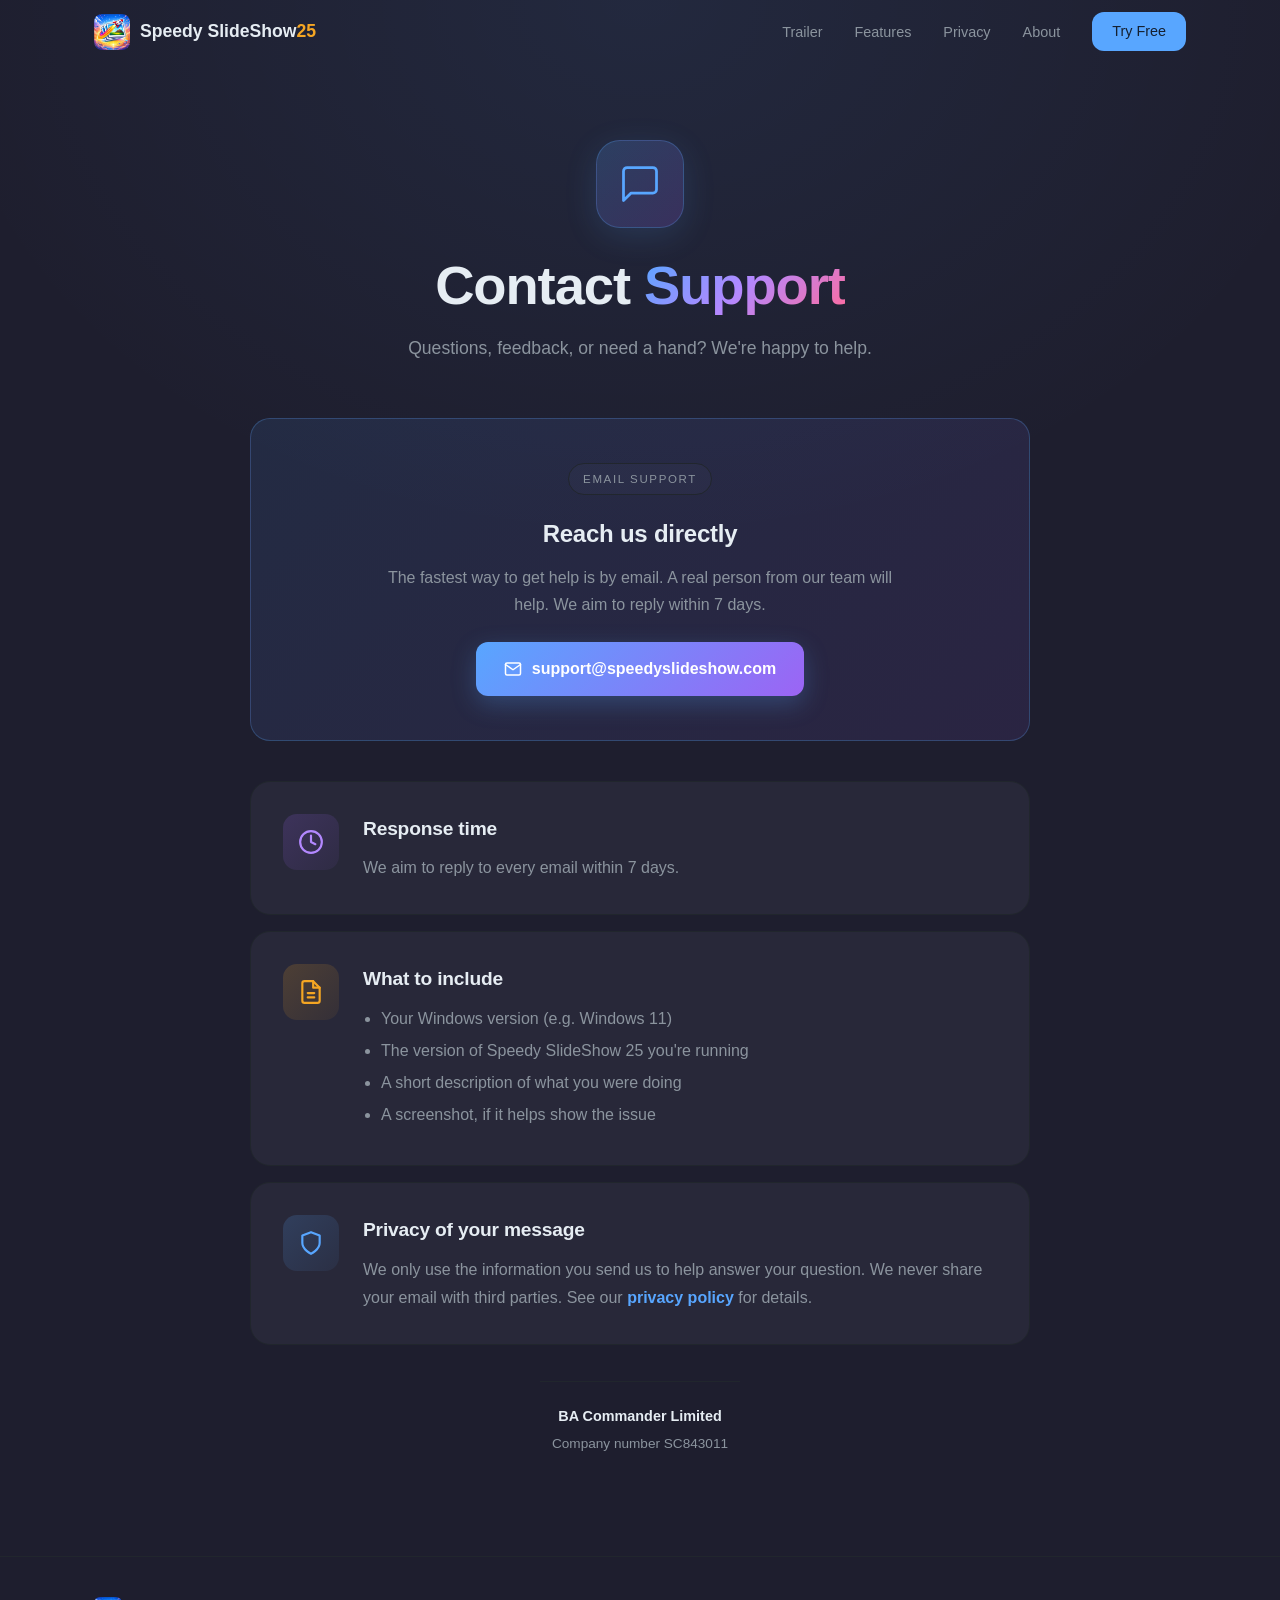
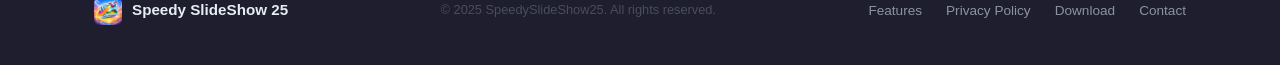
<file: contact/index.html>
<!DOCTYPE html>
<html lang="en">
<head>
  <meta charset="UTF-8">
  <meta name="viewport" content="width=device-width, initial-scale=1.0">
  <title>Contact Support - Speedy SlideShow 25</title>
  <meta name="description" content="Get in touch with the Speedy SlideShow 25 support team. We're here to help with any questions or issues.">
  <link rel="canonical" href="https://speedyslideshow.com/contact">
  <link rel="stylesheet" href="../css/style.css">
  <link rel="icon" type="image/png" href="../images/speedyslideshow-icon-small.png">
  <style>
    /* --- Contact Page (scoped, inlined to avoid CSS cache issues) --- */
    .cp {
      padding: 140px 0 100px;
      background:
        radial-gradient(ellipse 80% 50% at 50% 0%, rgba(88, 166, 255, 0.08) 0%, transparent 70%);
      min-height: calc(100vh - 200px);
    }

    .cp-hero {
      text-align: center;
      max-width: 720px;
      margin: 0 auto 56px;
    }

    .cp-badge {
      width: 88px;
      height: 88px;
      border-radius: 24px;
      background: linear-gradient(135deg, rgba(88, 166, 255, 0.2), rgba(156, 100, 244, 0.2));
      border: 1px solid rgba(88, 166, 255, 0.25);
      display: flex;
      align-items: center;
      justify-content: center;
      margin: 0 auto 28px;
      color: #58a6ff;
      box-shadow: 0 8px 32px rgba(88, 166, 255, 0.15);
    }

    .cp-hero h1 {
      font-size: clamp(2.4rem, 5vw, 3.4rem);
      font-weight: 800;
      letter-spacing: -0.02em;
      line-height: 1.1;
      margin-bottom: 18px;
    }

    .cp-tagline {
      font-size: 1.1rem;
      color: var(--text-muted);
      line-height: 1.6;
      margin: 0;
    }

    .cp-primary {
      max-width: 780px;
      margin: 0 auto 40px;
      padding: 44px 32px;
      background:
        linear-gradient(135deg, rgba(88, 166, 255, 0.1), rgba(156, 100, 244, 0.1));
      border: 1px solid rgba(88, 166, 255, 0.25);
      border-radius: var(--radius-lg);
      text-align: center;
    }

    .cp-primary-label {
      display: inline-block;
      font-size: 0.72rem;
      color: var(--text-muted);
      text-transform: uppercase;
      letter-spacing: 0.14em;
      padding: 6px 14px;
      border: 1px solid var(--border);
      border-radius: 999px;
      background: rgba(255, 255, 255, 0.02);
      margin-bottom: 20px;
    }

    .cp-primary h2 {
      font-size: 1.5rem;
      font-weight: 700;
      letter-spacing: -0.01em;
      margin-bottom: 10px;
    }

    .cp-primary p {
      color: var(--text-muted);
      font-size: 1rem;
      line-height: 1.7;
      margin-bottom: 24px;
      max-width: 520px;
      margin-left: auto;
      margin-right: auto;
    }

    .cp-email-btn {
      display: inline-flex;
      align-items: center;
      gap: 10px;
      padding: 14px 28px;
      border-radius: 12px;
      background: linear-gradient(135deg, #58a6ff, #9c64f4);
      color: #ffffff;
      font-weight: 600;
      font-size: 1rem;
      text-decoration: none;
      box-shadow: 0 8px 24px rgba(88, 166, 255, 0.25);
      transition: transform 0.2s ease, box-shadow 0.2s ease;
    }

    .cp-email-btn:hover {
      transform: translateY(-2px);
      box-shadow: 0 12px 32px rgba(88, 166, 255, 0.35);
      color: #ffffff;
    }

    .cp-grid {
      max-width: 780px;
      margin: 0 auto;
      display: grid;
      gap: 16px;
    }

    .cp-section {
      background: var(--bg-card);
      border: 1px solid var(--border);
      border-radius: var(--radius-lg);
      padding: 32px;
      display: grid;
      grid-template-columns: 56px 1fr;
      gap: 24px;
      align-items: start;
      transition: border-color 0.3s ease, transform 0.3s ease;
    }

    .cp-section:hover {
      border-color: rgba(88, 166, 255, 0.3);
      transform: translateY(-2px);
    }

    .cp-section-icon {
      width: 56px;
      height: 56px;
      border-radius: 14px;
      display: flex;
      align-items: center;
      justify-content: center;
      flex-shrink: 0;
    }

    .cp-section-icon.icon-blue {
      background: linear-gradient(135deg, rgba(88, 166, 255, 0.18), rgba(88, 166, 255, 0.06));
      color: #58a6ff;
    }

    .cp-section-icon.icon-purple {
      background: linear-gradient(135deg, rgba(156, 100, 244, 0.18), rgba(156, 100, 244, 0.06));
      color: #b388ff;
    }

    .cp-section-icon.icon-orange {
      background: linear-gradient(135deg, rgba(245, 166, 35, 0.18), rgba(245, 166, 35, 0.06));
      color: #f5a623;
    }

    .cp-section-icon.icon-pink {
      background: linear-gradient(135deg, rgba(255, 107, 157, 0.18), rgba(255, 107, 157, 0.06));
      color: #ff6b9d;
    }

    .cp-section-body h3 {
      font-size: 1.2rem;
      font-weight: 700;
      color: var(--text);
      margin-bottom: 10px;
      letter-spacing: -0.01em;
    }

    .cp-section-body p {
      color: var(--text-muted);
      font-size: 1rem;
      line-height: 1.75;
      margin: 0;
    }

    .cp-section-body ul {
      color: var(--text-muted);
      font-size: 1rem;
      line-height: 1.75;
      margin: 0;
      padding-left: 18px;
    }

    .cp-section-body ul li {
      margin-bottom: 4px;
    }

    .cp-footer-note {
      max-width: 780px;
      margin: 36px auto 0;
      text-align: center;
    }

    .cp-divider {
      border: none;
      border-top: 1px solid var(--border);
      margin: 0 auto 22px;
      max-width: 200px;
    }

    .cp-company {
      color: var(--text-muted);
      font-size: 0.85rem;
      line-height: 1.7;
      margin: 0;
      font-style: normal;
    }

    .cp-company strong {
      color: var(--text);
      display: block;
      margin-bottom: 4px;
      font-size: 0.9rem;
    }

    @media (max-width: 720px) {
      .cp {
        padding: 110px 0 60px;
      }

      .cp-hero {
        margin-bottom: 36px;
      }

      .cp-primary {
        padding: 32px 24px;
      }

      .cp-primary h2 {
        font-size: 1.3rem;
      }

      .cp-email-btn {
        padding: 13px 22px;
        font-size: 0.95rem;
      }

      .cp-section {
        padding: 24px;
        grid-template-columns: 1fr;
        gap: 16px;
      }

      .cp-section-icon {
        width: 48px;
        height: 48px;
      }
    }
  </style>
</head>
<body>

  <!-- Navigation -->
  <nav class="navbar" id="navbar">
    <div class="container nav-container">
      <a href="../" class="nav-logo">
        <img src="../images/speedyslideshow-icon-small.png" alt="Speedy SlideShow" class="nav-logo-img">
        <span>Speedy SlideShow<span class="version">25</span></span>
      </a>
      <button class="nav-toggle" id="navToggle" aria-label="Toggle menu">
        <span></span><span></span><span></span>
      </button>
      <ul class="nav-links" id="navLinks">
        <li><a href="../#demo">Trailer</a></li>
        <li><a href="../#features">Features</a></li>
        <li><a href="../#privacy">Privacy</a></li>
        <li><a href="../#about">About</a></li>
        <li><a href="https://apps.microsoft.com/detail/9PJCQGGC8QCP?cid=website-contact-nav" target="_blank" rel="noopener" class="btn btn-nav">Try Free</a></li>
      </ul>
    </div>
  </nav>

  <!-- Contact Page -->
  <section class="cp">
    <div class="container">

      <header class="cp-hero">
        <div class="cp-badge">
          <svg width="44" height="44" viewBox="0 0 24 24" fill="none" stroke="currentColor" stroke-width="1.5" stroke-linecap="round" stroke-linejoin="round"><path d="M21 15a2 2 0 01-2 2H7l-4 4V5a2 2 0 012-2h14a2 2 0 012 2z"/></svg>
        </div>
        <h1>Contact <span class="gradient-text">Support</span></h1>
        <p class="cp-tagline">Questions, feedback, or need a hand? We're happy to help.</p>
      </header>

      <div class="cp-primary">
        <span class="cp-primary-label">Email support</span>
        <h2>Reach us directly</h2>
        <p>The fastest way to get help is by email. A real person from our team will help. We aim to reply within 7 days.</p>
        <a href="mailto:support@speedyslideshow.com" class="cp-email-btn">
          <svg width="18" height="18" viewBox="0 0 24 24" fill="none" stroke="currentColor" stroke-width="2" stroke-linecap="round" stroke-linejoin="round"><path d="M4 4h16c1.1 0 2 .9 2 2v12c0 1.1-.9 2-2 2H4c-1.1 0-2-.9-2-2V6c0-1.1.9-2 2-2z"/><polyline points="22,6 12,13 2,6"/></svg>
          support@speedyslideshow.com
        </a>
      </div>

      <div class="cp-grid">

        <article class="cp-section">
          <div class="cp-section-icon icon-purple">
            <svg width="26" height="26" viewBox="0 0 24 24" fill="none" stroke="currentColor" stroke-width="2" stroke-linecap="round" stroke-linejoin="round"><circle cx="12" cy="12" r="10"/><polyline points="12 6 12 12 16 14"/></svg>
          </div>
          <div class="cp-section-body">
            <h3>Response time</h3>
            <p>We aim to reply to every email within 7 days.</p>
          </div>
        </article>

        <article class="cp-section">
          <div class="cp-section-icon icon-orange">
            <svg width="26" height="26" viewBox="0 0 24 24" fill="none" stroke="currentColor" stroke-width="2" stroke-linecap="round" stroke-linejoin="round"><path d="M14 2H6a2 2 0 00-2 2v16a2 2 0 002 2h12a2 2 0 002-2V8z"/><polyline points="14 2 14 8 20 8"/><line x1="9" y1="13" x2="15" y2="13"/><line x1="9" y1="17" x2="15" y2="17"/></svg>
          </div>
          <div class="cp-section-body">
            <h3>What to include</h3>
            <ul>
              <li>Your Windows version (e.g. Windows 11)</li>
              <li>The version of Speedy SlideShow 25 you're running</li>
              <li>A short description of what you were doing</li>
              <li>A screenshot, if it helps show the issue</li>
            </ul>
          </div>
        </article>

        <article class="cp-section">
          <div class="cp-section-icon icon-blue">
            <svg width="26" height="26" viewBox="0 0 24 24" fill="none" stroke="currentColor" stroke-width="2" stroke-linecap="round" stroke-linejoin="round"><path d="M12 22s8-4 8-10V5l-8-3-8 3v7c0 6 8 10 8 10z"/></svg>
          </div>
          <div class="cp-section-body">
            <h3>Privacy of your message</h3>
            <p>We only use the information you send us to help answer your question. We never share your email with third parties. See our <a href="../privacy" style="color:#58a6ff;font-weight:600;">privacy policy</a> for details.</p>
          </div>
        </article>

      </div>

      <div class="cp-footer-note">
        <hr class="cp-divider">
        <address class="cp-company">
          <strong>BA Commander Limited</strong>
          Company number SC843011
        </address>
      </div>

    </div>
  </section>

  <!-- Footer -->
  <footer class="footer">
    <div class="container footer-content">
      <div class="footer-logo">
        <img src="../images/speedyslideshow-icon-small.png" alt="Speedy SlideShow" class="footer-logo-img">
        <span>Speedy SlideShow 25</span>
      </div>
      <p class="footer-copy">&copy; 2025 SpeedySlideShow25. All rights reserved.</p>
      <div class="footer-links">
        <a href="../#features">Features</a>
        <a href="../privacy">Privacy Policy</a>
        <a href="../#download">Download</a>
        <a href="../contact">Contact</a>
      </div>
    </div>
  </footer>

  <script src="../js/main.js"></script>
</body>
</html>
</file>
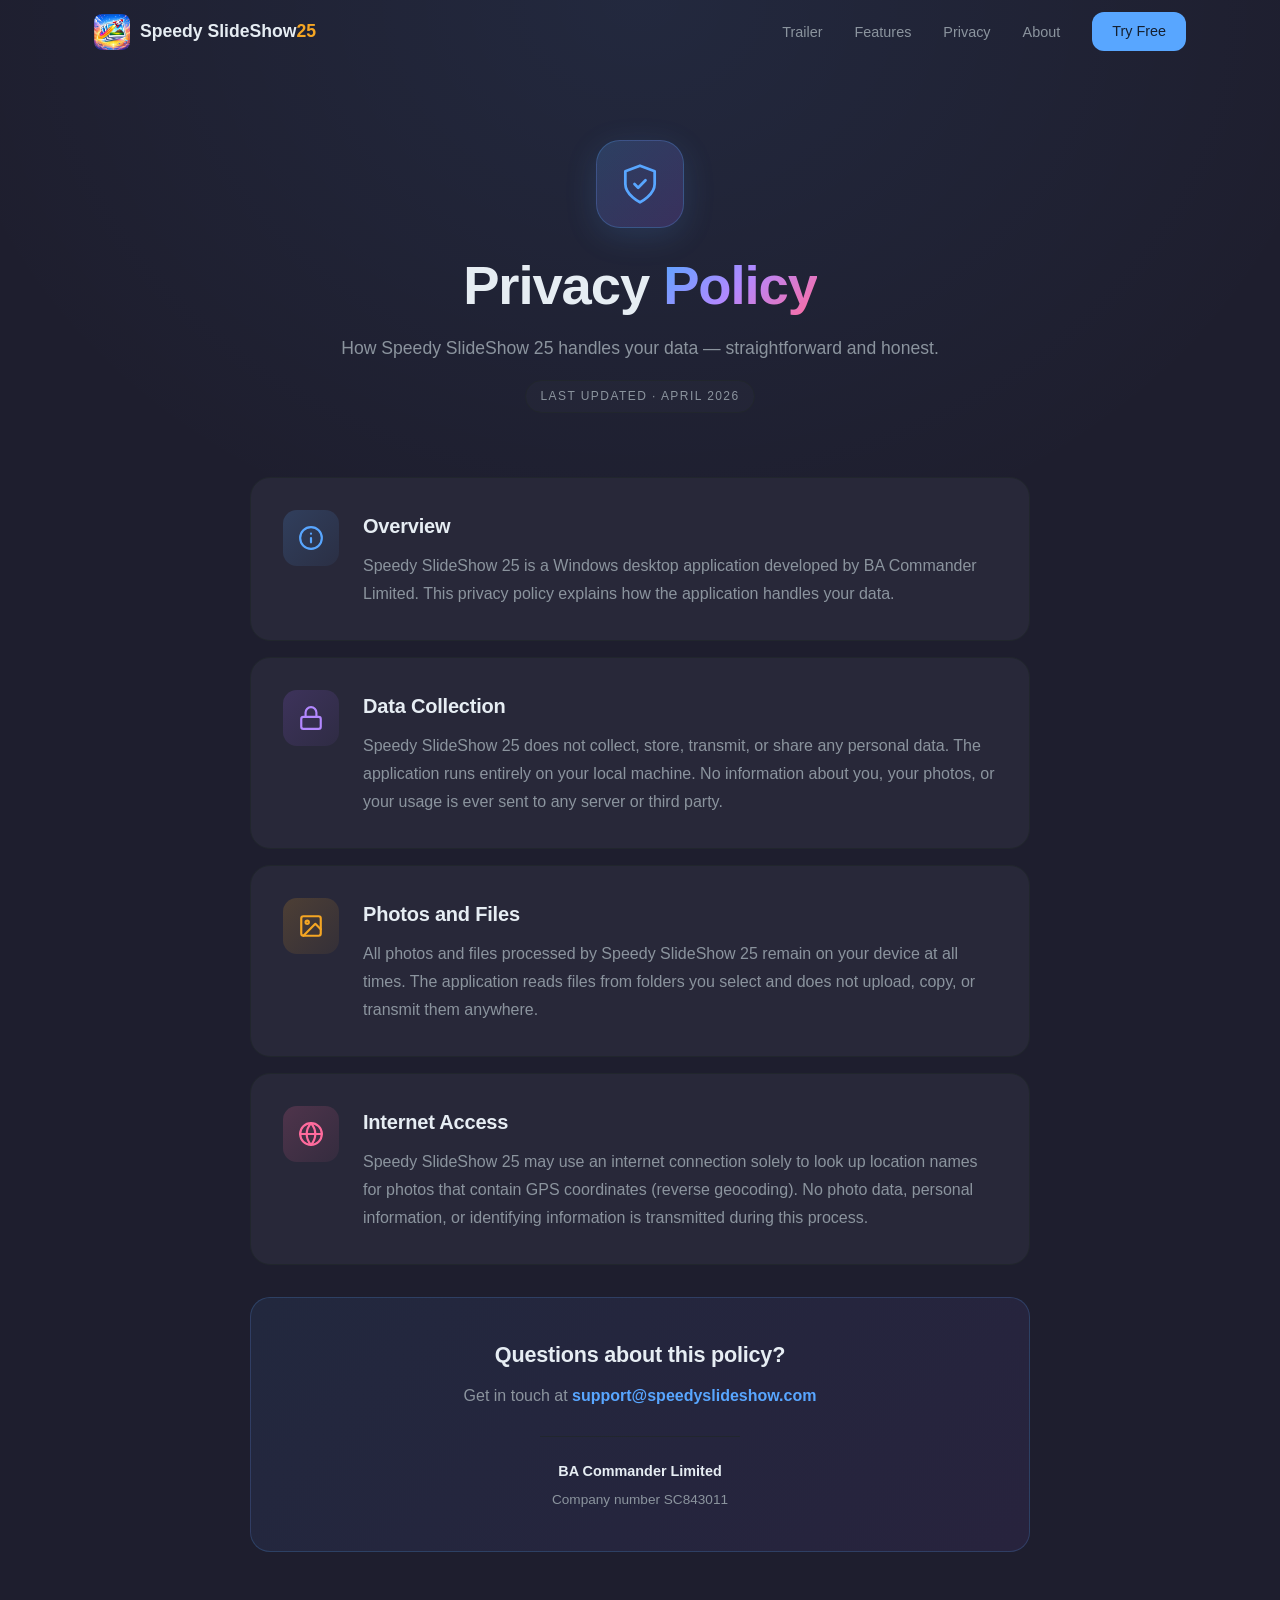
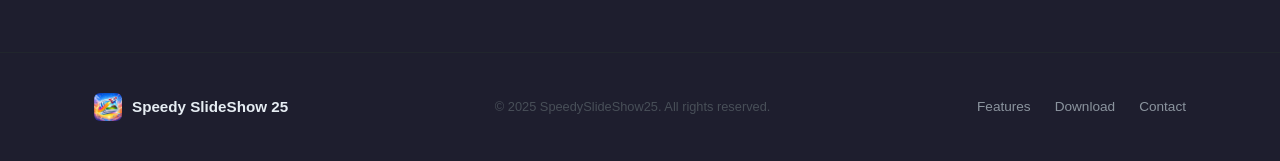
<file: privacy/index.html>
<!DOCTYPE html>
<html lang="en">
<head>
  <meta charset="UTF-8">
  <meta name="viewport" content="width=device-width, initial-scale=1.0">
  <title>Privacy Policy - Speedy SlideShow 25</title>
  <meta name="description" content="Privacy Policy for Speedy SlideShow 25 - Your photos and personal data never leave your computer.">
  <link rel="canonical" href="https://speedyslideshow.com/privacy">
  <link rel="stylesheet" href="../css/style.css">
  <link rel="icon" type="image/png" href="../images/speedyslideshow-icon-small.png">
  <style>
    /* --- Privacy Policy Page (scoped, inlined to avoid CSS cache issues) --- */
    .pp {
      padding: 140px 0 100px;
      background:
        radial-gradient(ellipse 80% 50% at 50% 0%, rgba(88, 166, 255, 0.08) 0%, transparent 70%);
      min-height: calc(100vh - 200px);
    }

    .pp-hero {
      text-align: center;
      max-width: 720px;
      margin: 0 auto 64px;
    }

    .pp-shield {
      width: 88px;
      height: 88px;
      border-radius: 24px;
      background: linear-gradient(135deg, rgba(88, 166, 255, 0.2), rgba(156, 100, 244, 0.2));
      border: 1px solid rgba(88, 166, 255, 0.25);
      display: flex;
      align-items: center;
      justify-content: center;
      margin: 0 auto 28px;
      color: #58a6ff;
      box-shadow: 0 8px 32px rgba(88, 166, 255, 0.15);
    }

    .pp-hero h1 {
      font-size: clamp(2.4rem, 5vw, 3.4rem);
      font-weight: 800;
      letter-spacing: -0.02em;
      line-height: 1.1;
      margin-bottom: 18px;
    }

    .pp-tagline {
      font-size: 1.1rem;
      color: var(--text-muted);
      line-height: 1.6;
      margin-bottom: 18px;
    }

    .pp-meta {
      display: inline-block;
      font-size: 0.75rem;
      color: var(--text-muted);
      text-transform: uppercase;
      letter-spacing: 0.12em;
      padding: 6px 14px;
      border: 1px solid var(--border);
      border-radius: 999px;
      background: rgba(255, 255, 255, 0.02);
    }

    .pp-grid {
      max-width: 780px;
      margin: 0 auto;
      display: grid;
      gap: 16px;
    }

    .pp-section {
      background: var(--bg-card);
      border: 1px solid var(--border);
      border-radius: var(--radius-lg);
      padding: 32px;
      display: grid;
      grid-template-columns: 56px 1fr;
      gap: 24px;
      align-items: start;
      transition: border-color 0.3s ease, transform 0.3s ease;
    }

    .pp-section:hover {
      border-color: rgba(88, 166, 255, 0.3);
      transform: translateY(-2px);
    }

    .pp-section-icon {
      width: 56px;
      height: 56px;
      border-radius: 14px;
      display: flex;
      align-items: center;
      justify-content: center;
      flex-shrink: 0;
    }

    .pp-section-icon.icon-blue {
      background: linear-gradient(135deg, rgba(88, 166, 255, 0.18), rgba(88, 166, 255, 0.06));
      color: #58a6ff;
    }

    .pp-section-icon.icon-purple {
      background: linear-gradient(135deg, rgba(156, 100, 244, 0.18), rgba(156, 100, 244, 0.06));
      color: #b388ff;
    }

    .pp-section-icon.icon-orange {
      background: linear-gradient(135deg, rgba(245, 166, 35, 0.18), rgba(245, 166, 35, 0.06));
      color: #f5a623;
    }

    .pp-section-icon.icon-pink {
      background: linear-gradient(135deg, rgba(255, 107, 157, 0.18), rgba(255, 107, 157, 0.06));
      color: #ff6b9d;
    }

    .pp-section-body h2 {
      font-size: 1.25rem;
      font-weight: 700;
      color: var(--text);
      margin-bottom: 10px;
      letter-spacing: -0.01em;
    }

    .pp-section-body p {
      color: var(--text-muted);
      font-size: 1rem;
      line-height: 1.75;
      margin: 0;
    }

    .pp-contact {
      max-width: 780px;
      margin: 32px auto 0;
      padding: 40px 32px;
      background:
        linear-gradient(135deg, rgba(88, 166, 255, 0.08), rgba(156, 100, 244, 0.08));
      border: 1px solid rgba(88, 166, 255, 0.2);
      border-radius: var(--radius-lg);
      text-align: center;
    }

    .pp-contact h3 {
      font-size: 1.35rem;
      font-weight: 700;
      margin-bottom: 10px;
      letter-spacing: -0.01em;
    }

    .pp-contact > p {
      color: var(--text-muted);
      font-size: 1rem;
      margin-bottom: 0;
    }

    .pp-contact a {
      color: #58a6ff;
      font-weight: 600;
    }

    .pp-contact a:hover {
      color: #79b8ff;
    }

    .pp-divider {
      border: none;
      border-top: 1px solid var(--border);
      margin: 28px auto 22px;
      max-width: 200px;
    }

    .pp-company {
      color: var(--text-muted);
      font-size: 0.85rem;
      line-height: 1.7;
      margin: 0;
      font-style: normal;
    }

    .pp-company strong {
      color: var(--text);
      display: block;
      margin-bottom: 4px;
      font-size: 0.9rem;
    }

    @media (max-width: 720px) {
      .pp {
        padding: 110px 0 60px;
      }

      .pp-hero {
        margin-bottom: 40px;
      }

      .pp-section {
        padding: 24px;
        grid-template-columns: 1fr;
        gap: 16px;
      }

      .pp-section-icon {
        width: 48px;
        height: 48px;
      }

      .pp-contact {
        padding: 32px 24px;
      }
    }
  </style>
</head>
<body>

  <!-- Navigation -->
  <nav class="navbar" id="navbar">
    <div class="container nav-container">
      <a href="../" class="nav-logo">
        <img src="../images/speedyslideshow-icon-small.png" alt="Speedy SlideShow" class="nav-logo-img">
        <span>Speedy SlideShow<span class="version">25</span></span>
      </a>
      <button class="nav-toggle" id="navToggle" aria-label="Toggle menu">
        <span></span><span></span><span></span>
      </button>
      <ul class="nav-links" id="navLinks">
        <li><a href="../#demo">Trailer</a></li>
        <li><a href="../#features">Features</a></li>
        <li><a href="../#privacy">Privacy</a></li>
        <li><a href="../#about">About</a></li>
        <li><a href="https://apps.microsoft.com/detail/9PJCQGGC8QCP?cid=website-privacy-nav" target="_blank" rel="noopener" class="btn btn-nav">Try Free</a></li>
      </ul>
    </div>
  </nav>

  <!-- Privacy Policy -->
  <section class="pp">
    <div class="container">

      <header class="pp-hero">
        <div class="pp-shield">
          <svg width="44" height="44" viewBox="0 0 24 24" fill="none" stroke="currentColor" stroke-width="1.5" stroke-linecap="round" stroke-linejoin="round"><path d="M12 22s8-4 8-10V5l-8-3-8 3v7c0 6 8 10 8 10z"/><path d="M9 12l2 2 4-4"/></svg>
        </div>
        <h1>Privacy <span class="gradient-text">Policy</span></h1>
        <p class="pp-tagline">How Speedy SlideShow 25 handles your data &mdash; straightforward and honest.</p>
        <span class="pp-meta">Last updated &middot; April 2026</span>
      </header>

      <div class="pp-grid">

        <article class="pp-section">
          <div class="pp-section-icon icon-blue">
            <svg width="26" height="26" viewBox="0 0 24 24" fill="none" stroke="currentColor" stroke-width="2" stroke-linecap="round" stroke-linejoin="round"><circle cx="12" cy="12" r="10"/><line x1="12" y1="16" x2="12" y2="12"/><line x1="12" y1="8" x2="12.01" y2="8"/></svg>
          </div>
          <div class="pp-section-body">
            <h2>Overview</h2>
            <p>Speedy SlideShow 25 is a Windows desktop application developed by BA Commander Limited. This privacy policy explains how the application handles your data.</p>
          </div>
        </article>

        <article class="pp-section">
          <div class="pp-section-icon icon-purple">
            <svg width="26" height="26" viewBox="0 0 24 24" fill="none" stroke="currentColor" stroke-width="2" stroke-linecap="round" stroke-linejoin="round"><rect x="3" y="11" width="18" height="11" rx="2" ry="2"/><path d="M7 11V7a5 5 0 0110 0v4"/></svg>
          </div>
          <div class="pp-section-body">
            <h2>Data Collection</h2>
            <p>Speedy SlideShow 25 does not collect, store, transmit, or share any personal data. The application runs entirely on your local machine. No information about you, your photos, or your usage is ever sent to any server or third party.</p>
          </div>
        </article>

        <article class="pp-section">
          <div class="pp-section-icon icon-orange">
            <svg width="26" height="26" viewBox="0 0 24 24" fill="none" stroke="currentColor" stroke-width="2" stroke-linecap="round" stroke-linejoin="round"><rect x="3" y="3" width="18" height="18" rx="2" ry="2"/><circle cx="8.5" cy="8.5" r="1.5"/><polyline points="21 15 16 10 5 21"/></svg>
          </div>
          <div class="pp-section-body">
            <h2>Photos and Files</h2>
            <p>All photos and files processed by Speedy SlideShow 25 remain on your device at all times. The application reads files from folders you select and does not upload, copy, or transmit them anywhere.</p>
          </div>
        </article>

        <article class="pp-section">
          <div class="pp-section-icon icon-pink">
            <svg width="26" height="26" viewBox="0 0 24 24" fill="none" stroke="currentColor" stroke-width="2" stroke-linecap="round" stroke-linejoin="round"><circle cx="12" cy="12" r="10"/><line x1="2" y1="12" x2="22" y2="12"/><path d="M12 2a15.3 15.3 0 014 10 15.3 15.3 0 01-4 10 15.3 15.3 0 01-4-10 15.3 15.3 0 014-10z"/></svg>
          </div>
          <div class="pp-section-body">
            <h2>Internet Access</h2>
            <p>Speedy SlideShow 25 may use an internet connection solely to look up location names for photos that contain GPS coordinates (reverse geocoding). No photo data, personal information, or identifying information is transmitted during this process.</p>
          </div>
        </article>

      </div>

      <div class="pp-contact">
        <h3>Questions about this policy?</h3>
        <p>Get in touch at <a href="mailto:support@speedyslideshow.com">support@speedyslideshow.com</a></p>
        <hr class="pp-divider">
        <address class="pp-company">
          <strong>BA Commander Limited</strong>
          Company number SC843011
        </address>
      </div>

    </div>
  </section>

  <!-- Footer -->
  <footer class="footer">
    <div class="container footer-content">
      <div class="footer-logo">
        <img src="../images/speedyslideshow-icon-small.png" alt="Speedy SlideShow" class="footer-logo-img">
        <span>Speedy SlideShow 25</span>
      </div>
      <p class="footer-copy">&copy; 2025 SpeedySlideShow25. All rights reserved.</p>
      <div class="footer-links">
        <a href="../#features">Features</a>
        <a href="../#download">Download</a>
        <a href="../contact">Contact</a>
      </div>
    </div>
  </footer>

  <script src="../js/main.js"></script>
</body>
</html>
</file>
<file: css/style.css>
/* ============================================
   Speedy SlideShow 25 - Website Styles
   ============================================ */

/* --- Reset & Base --- */
*, *::before, *::after {
  margin: 0;
  padding: 0;
  box-sizing: border-box;
}

:root {
  --bg-deep: #1e1e2e;
  --bg-card: #282839;
  --bg-card-hover: #313145;
  --blue: #58a6ff;
  --blue-light: #79b8ff;
  --orange: #f5a623;
  --orange-dark: #ff8c00;
  --purple: #b388ff;
  --purple-dark: #9c64f4;
  --pink: #ff6b9d;
  --pink-dark: #e91e8a;
  --text: #e6edf3;
  --text-muted: #8b949e;
  --text-dim: #484f58;
  --border: #21262d;
  --radius: 12px;
  --radius-lg: 20px;
  --shadow: 0 8px 32px rgba(0, 0, 0, 0.3);
  --transition: 0.3s cubic-bezier(0.4, 0, 0.2, 1);
}

html {
  scroll-behavior: smooth;
  scroll-padding-top: 80px;
}

body {
  font-family: -apple-system, BlinkMacSystemFont, 'Segoe UI', Roboto, Oxygen, Ubuntu, Cantarell, sans-serif;
  background: var(--bg-deep);
  color: var(--text);
  line-height: 1.6;
  overflow-x: hidden;
  -webkit-font-smoothing: antialiased;
}

.container {
  max-width: 1140px;
  margin: 0 auto;
  padding: 0 24px;
}

img {
  max-width: 100%;
  height: auto;
}

a {
  color: var(--blue);
  text-decoration: none;
  transition: color var(--transition);
}

a:hover {
  color: var(--blue-light);
}

/* --- Gradient Text --- */
.gradient-text {
  background: linear-gradient(135deg, var(--blue), var(--purple), var(--pink));
  -webkit-background-clip: text;
  -webkit-text-fill-color: transparent;
  background-clip: text;
}

/* --- Buttons --- */
.btn {
  display: inline-flex;
  align-items: center;
  gap: 8px;
  padding: 12px 24px;
  border-radius: var(--radius);
  font-size: 0.95rem;
  font-weight: 600;
  border: none;
  cursor: pointer;
  transition: all var(--transition);
  text-decoration: none;
  white-space: nowrap;
}

.btn-primary {
  background: linear-gradient(135deg, var(--blue), var(--purple-dark));
  color: #fff;
  box-shadow: 0 4px 16px rgba(88, 166, 255, 0.3);
}

.btn-primary:hover {
  transform: translateY(-2px);
  box-shadow: 0 6px 24px rgba(88, 166, 255, 0.4);
  color: #fff;
}

.btn-ghost {
  background: transparent;
  color: var(--text);
  border: 1px solid var(--border);
}

.btn-ghost:hover {
  background: var(--bg-card);
  border-color: var(--text-muted);
  color: var(--text);
}

.btn-lg {
  padding: 14px 32px;
  font-size: 1.05rem;
}

.btn-xl {
  padding: 18px 40px;
  font-size: 1.1rem;
  border-radius: 16px;
}

.btn-nav {
  padding: 8px 20px;
  font-size: 0.85rem;
}

/* --- Navbar --- */
.navbar {
  position: fixed;
  top: 0;
  left: 0;
  right: 0;
  z-index: 1000;
  padding: 12px 0;
  transition: all var(--transition);
  background: transparent;
}

.navbar.scrolled {
  background: rgba(13, 17, 23, 0.92);
  backdrop-filter: blur(20px);
  -webkit-backdrop-filter: blur(20px);
  border-bottom: 1px solid var(--border);
  padding: 8px 0;
}

.nav-container {
  display: flex;
  align-items: center;
  justify-content: space-between;
}

.nav-logo {
  display: flex;
  align-items: center;
  gap: 10px;
  font-weight: 700;
  font-size: 1.1rem;
  color: var(--text);
  text-decoration: none;
}

.nav-logo:hover {
  color: var(--text);
}

.nav-logo-img {
  width: 36px;
  height: 36px;
  border-radius: 8px;
}

.nav-logo .version {
  color: var(--orange);
}

.nav-links {
  display: flex;
  align-items: center;
  gap: 32px;
  list-style: none;
}

.nav-links a {
  color: var(--text-muted);
  font-size: 0.9rem;
  font-weight: 500;
  transition: color var(--transition);
}

.nav-links a:hover {
  color: var(--text);
}

.nav-toggle {
  display: none;
  flex-direction: column;
  gap: 5px;
  background: none;
  border: none;
  cursor: pointer;
  padding: 4px;
}

.nav-toggle span {
  width: 24px;
  height: 2px;
  background: var(--text);
  border-radius: 2px;
  transition: all var(--transition);
}

/* --- Hero --- */
.hero {
  position: relative;
  min-height: 100vh;
  display: flex;
  align-items: center;
  justify-content: center;
  text-align: center;
  padding: 80px 0 80px;
  overflow: hidden;
}

.hero-bg {
  position: absolute;
  inset: 0;
  background:
    radial-gradient(ellipse at 20% 50%, rgba(88, 166, 255, 0.08) 0%, transparent 60%),
    radial-gradient(ellipse at 80% 20%, rgba(156, 100, 244, 0.08) 0%, transparent 60%),
    radial-gradient(ellipse at 50% 80%, rgba(255, 107, 157, 0.06) 0%, transparent 60%);
  pointer-events: none;
}

.hero-content {
  position: relative;
  z-index: 1;
}

.hero-logo {
  width: 425px;
  height: 425px;
  margin: 0 auto 32px;
  border-radius: 32px;
  animation: float 6s ease-in-out infinite;
  filter: drop-shadow(0 20px 40px rgba(0, 0, 0, 0.4));
}

@keyframes float {
  0%, 100% { transform: translateY(0); }
  50% { transform: translateY(-12px); }
}

.hero h1 {
  font-size: clamp(2.2rem, 5vw, 3.5rem);
  font-weight: 800;
  line-height: 1.2;
  margin-bottom: 20px;
  letter-spacing: -0.02em;
}

.hero-subtitle {
  font-size: 1.15rem;
  color: var(--text-muted);
  max-width: 560px;
  margin: 0 auto 36px;
  line-height: 1.7;
}

.hero-cta {
  display: flex;
  gap: 16px;
  justify-content: center;
  flex-wrap: wrap;
  margin-bottom: 40px;
}

.hero-badges {
  display: flex;
  gap: 16px;
  justify-content: center;
  flex-wrap: wrap;
}

.badge {
  display: inline-flex;
  align-items: center;
  gap: 6px;
  padding: 6px 14px;
  background: var(--bg-card);
  border: 1px solid var(--border);
  border-radius: 100px;
  font-size: 0.8rem;
  color: var(--text-muted);
}

.hero-scroll-indicator {
  position: absolute;
  bottom: 32px;
  left: 50%;
  transform: translateX(-50%);
  animation: bounce 2s infinite;
  color: var(--text-dim);
}

@keyframes bounce {
  0%, 20%, 50%, 80%, 100% { transform: translateX(-50%) translateY(0); }
  40% { transform: translateX(-50%) translateY(-8px); }
  60% { transform: translateX(-50%) translateY(-4px); }
}

/* --- Key Messages --- */
.key-messages {
  padding: 80px 0;
  border-top: 1px solid var(--border);
}

.messages-grid {
  display: grid;
  grid-template-columns: repeat(4, 1fr);
  gap: 24px;
}

.message-card {
  background: var(--bg-card);
  border: 1px solid var(--border);
  border-radius: var(--radius-lg);
  padding: 32px 24px;
  transition: all var(--transition);
}

.message-card:hover {
  background: var(--bg-card-hover);
  transform: translateY(-4px);
  box-shadow: var(--shadow);
}

.message-icon {
  width: 56px;
  height: 56px;
  border-radius: 16px;
  display: flex;
  align-items: center;
  justify-content: center;
  margin-bottom: 20px;
}

.icon-blue {
  background: rgba(88, 166, 255, 0.12);
  color: var(--blue);
}

.icon-orange {
  background: rgba(245, 166, 35, 0.12);
  color: var(--orange);
}

.icon-purple {
  background: rgba(156, 100, 244, 0.12);
  color: var(--purple);
}

.icon-pink {
  background: rgba(255, 107, 157, 0.12);
  color: var(--pink);
}

.message-card h3 {
  font-size: 1.05rem;
  font-weight: 700;
  margin-bottom: 8px;
}

.message-card p {
  font-size: 0.9rem;
  color: var(--text-muted);
  line-height: 1.6;
}

/* --- Section Headers --- */
.section-header {
  text-align: center;
  max-width: 640px;
  margin: 0 auto 64px;
}

.section-header h2 {
  font-size: clamp(1.8rem, 3.5vw, 2.5rem);
  font-weight: 800;
  margin-bottom: 16px;
  letter-spacing: -0.02em;
}

.section-header p {
  font-size: 1.05rem;
  color: var(--text-muted);
  line-height: 1.7;
}

/* --- Video Demo --- */
.video-demo {
  padding: 80px 0;
}

.video-wrapper {
  position: relative;
  width: 100%;
  max-width: 900px;
  margin: 0 auto;
  aspect-ratio: 16 / 9;
  border-radius: var(--radius-lg);
  overflow: hidden;
  background: var(--bg-card);
  border: 1px solid var(--border);
}

.video-wrapper iframe {
  position: absolute;
  inset: 0;
  width: 100%;
  height: 100%;
  border: 0;
  border-radius: var(--radius-lg);
}

/* --- Features --- */
.features {
  padding: 100px 0;
}

.feature-block {
  display: grid;
  grid-template-columns: 1fr 1fr;
  gap: 64px;
  align-items: center;
  margin-bottom: 100px;
}

.feature-block:last-child {
  margin-bottom: 0;
}

.feature-block--reverse {
  direction: rtl;
}

.feature-block--reverse > * {
  direction: ltr;
}

.feature-screenshot {
  border-radius: var(--radius-lg);
  overflow: hidden;
  border: 1px solid var(--border);
  background: var(--bg-card);
}

.screenshot-img {
  width: 100%;
  aspect-ratio: 16 / 10;
  object-fit: cover;
  object-position: top;
  display: block;
  border-radius: var(--radius);
  cursor: pointer;
  transition: opacity var(--transition);
}

.screenshot-img:hover {
  opacity: 0.85;
}

/* Lightbox */
.lightbox {
  display: none;
  position: fixed;
  inset: 0;
  z-index: 9999;
  background: rgba(0, 0, 0, 0.9);
  backdrop-filter: blur(8px);
  align-items: center;
  justify-content: center;
  cursor: pointer;
}

.lightbox.open {
  display: flex;
}

.lightbox-img {
  max-width: 90vw;
  max-height: 90vh;
  border-radius: var(--radius);
  box-shadow: 0 16px 64px rgba(0, 0, 0, 0.6);
}

.lightbox-close {
  position: absolute;
  top: 20px;
  right: 28px;
  background: none;
  border: none;
  color: var(--text);
  font-size: 2.5rem;
  cursor: pointer;
  opacity: 0.7;
  transition: opacity var(--transition);
}

.lightbox-close:hover {
  opacity: 1;
}

.screenshot-placeholder {
  aspect-ratio: 16 / 10;
  display: flex;
  flex-direction: column;
  align-items: center;
  justify-content: center;
  gap: 12px;
  color: var(--text-dim);
}

.screenshot-placeholder svg {
  opacity: 0.4;
}

.screenshot-placeholder span {
  font-size: 0.85rem;
  opacity: 0.5;
}

.feature-label {
  display: inline-block;
  font-size: 0.75rem;
  font-weight: 700;
  text-transform: uppercase;
  letter-spacing: 0.1em;
  color: var(--blue);
  margin-bottom: 12px;
  padding: 4px 12px;
  background: rgba(88, 166, 255, 0.1);
  border-radius: 100px;
}

.feature-text h3 {
  font-size: 1.6rem;
  font-weight: 800;
  margin-bottom: 12px;
  letter-spacing: -0.01em;
}

.feature-text > p {
  color: var(--text-muted);
  font-size: 1rem;
  margin-bottom: 24px;
  line-height: 1.7;
}

.feature-list {
  list-style: none;
  display: flex;
  flex-direction: column;
  gap: 10px;
}

.feature-list li {
  display: flex;
  align-items: center;
  gap: 10px;
  font-size: 0.9rem;
  color: var(--text-muted);
}

.feature-list li::before {
  content: '';
  width: 6px;
  height: 6px;
  border-radius: 50%;
  background: var(--blue);
  flex-shrink: 0;
}

/* --- Privacy --- */
.privacy {
  padding: 100px 0;
  background:
    radial-gradient(ellipse at 50% 50%, rgba(88, 166, 255, 0.04) 0%, transparent 70%);
  border-top: 1px solid var(--border);
  border-bottom: 1px solid var(--border);
}

.privacy-content {
  text-align: center;
  max-width: 640px;
  margin: 0 auto;
}

.privacy-icon {
  width: 96px;
  height: 96px;
  border-radius: 28px;
  background: linear-gradient(135deg, rgba(88, 166, 255, 0.15), rgba(156, 100, 244, 0.15));
  display: flex;
  align-items: center;
  justify-content: center;
  margin: 0 auto 32px;
  color: var(--blue);
}

.privacy h2 {
  font-size: clamp(1.8rem, 3.5vw, 2.3rem);
  font-weight: 800;
  margin-bottom: 20px;
  letter-spacing: -0.02em;
}

.privacy p {
  color: var(--text-muted);
  font-size: 1.05rem;
  line-height: 1.7;
  margin-bottom: 40px;
}

.privacy p strong {
  color: var(--text);
}

.privacy-points {
  display: grid;
  grid-template-columns: repeat(2, 1fr);
  gap: 16px;
  max-width: 480px;
  margin: 0 auto;
}

.privacy-point {
  display: flex;
  align-items: center;
  gap: 10px;
  color: var(--text);
  font-size: 0.95rem;
  font-weight: 500;
}

.privacy-point svg {
  color: #3fb950;
  flex-shrink: 0;
}

/* --- Download --- */
.download {
  padding: 100px 0;
}

.download-card {
  max-width: 520px;
  margin: 0 auto;
  background: var(--bg-card);
  border: 1px solid var(--border);
  border-radius: var(--radius-lg);
  padding: 40px;
  text-align: center;
}

.download-card-header {
  display: flex;
  align-items: center;
  gap: 16px;
  margin-bottom: 32px;
  text-align: left;
}

.download-logo {
  width: 64px;
  height: 64px;
  border-radius: 16px;
}

.download-card-header h3 {
  font-size: 1.3rem;
  font-weight: 700;
}

.download-version {
  font-size: 0.85rem;
  color: var(--text-muted);
}

.download-price {
  margin-bottom: 28px;
}

.price-amount {
  display: block;
  font-size: 2rem;
  font-weight: 800;
  background: linear-gradient(135deg, var(--orange), var(--pink));
  -webkit-background-clip: text;
  -webkit-text-fill-color: transparent;
  background-clip: text;
  margin-bottom: 4px;
}

.price-note {
  font-size: 0.85rem;
  color: var(--text-muted);
}

.btn-download {
  width: 100%;
  justify-content: center;
  margin-bottom: 32px;
}

.system-req {
  text-align: left;
  padding-top: 24px;
  border-top: 1px solid var(--border);
}

.system-req h4 {
  font-size: 0.8rem;
  font-weight: 600;
  text-transform: uppercase;
  letter-spacing: 0.08em;
  color: var(--text-muted);
  margin-bottom: 12px;
}

.system-req ul {
  list-style: none;
  display: flex;
  flex-direction: column;
  gap: 6px;
}

.system-req li {
  font-size: 0.85rem;
  color: var(--text-dim);
  padding-left: 16px;
  position: relative;
}

.system-req li::before {
  content: '';
  position: absolute;
  left: 0;
  top: 9px;
  width: 4px;
  height: 4px;
  border-radius: 50%;
  background: var(--text-dim);
}

.download-note {
  margin-top: 12px;
  font-size: 0.85rem;
  color: var(--text-muted);
}

/* --- Pricing --- */
.pricing {
  padding: 100px 0;
  border-top: 1px solid var(--border);
}

.pricing-cards {
  display: grid;
  grid-template-columns: 1fr 1fr;
  gap: 24px;
  max-width: 700px;
  margin: 0 auto;
}

.pricing-card {
  background: var(--bg-card);
  border: 1px solid var(--border);
  border-radius: var(--radius-lg);
  padding: 40px 32px;
  text-align: center;
  display: flex;
  flex-direction: column;
  align-items: center;
}

.pricing-card--featured {
  border-color: var(--blue);
  background: var(--bg-card-hover);
}

.pricing-card-title {
  font-size: 1.1rem;
  font-weight: 700;
  margin-bottom: 16px;
}

.pricing-card-price {
  font-size: 2rem;
  font-weight: 800;
  margin-bottom: 24px;
}

.pricing-card-period {
  font-size: 0.9rem;
  font-weight: 400;
  color: var(--text-muted);
}

.pricing-card-features {
  list-style: none;
  margin-bottom: 32px;
  display: flex;
  flex-direction: column;
  gap: 10px;
}

.pricing-card-features li {
  font-size: 0.95rem;
  color: var(--text-muted);
}

@media (max-width: 600px) {
  .pricing-cards {
    grid-template-columns: 1fr;
  }
}

/* --- About --- */
.about {
  padding: 100px 0;
  border-top: 1px solid var(--border);
}

.about-grid {
  display: grid;
  grid-template-columns: 1fr 1fr;
  gap: 64px;
  align-items: start;
}

.about-text h2 {
  font-size: 2rem;
  font-weight: 800;
  margin-bottom: 16px;
}

.about-text p {
  color: var(--text-muted);
  line-height: 1.7;
  margin-bottom: 16px;
}

.about-text p strong {
  color: var(--text);
}

.about-contact {
  background: var(--bg-card);
  border: 1px solid var(--border);
  border-radius: var(--radius-lg);
  padding: 32px;
}

.about-contact h3 {
  font-size: 1.2rem;
  font-weight: 700;
  margin-bottom: 8px;
}

.about-contact p {
  color: var(--text-muted);
  font-size: 0.95rem;
  margin-bottom: 20px;
}

.about-contact .btn {
  width: 100%;
  justify-content: center;
  word-break: break-all;
}

.feedback-form {
  display: flex;
  flex-direction: column;
  gap: 12px;
}

.feedback-input {
  width: 100%;
  padding: 12px 16px;
  background: var(--bg-deep);
  border: 1px solid var(--border);
  border-radius: var(--radius);
  color: var(--text);
  font-family: inherit;
  font-size: 0.95rem;
  transition: border-color 0.2s;
}

.feedback-input::placeholder {
  color: var(--text-muted);
}

.feedback-input:focus {
  outline: none;
  border-color: var(--blue);
}

.feedback-textarea {
  min-height: 120px;
  resize: vertical;
}

.feedback-btn {
  align-self: flex-start;
  cursor: pointer;
}

/* --- Footer --- */
.footer {
  padding: 40px 0;
  border-top: 1px solid var(--border);
}

.footer-content {
  display: flex;
  align-items: center;
  justify-content: space-between;
  flex-wrap: wrap;
  gap: 16px;
}

.footer-logo {
  display: flex;
  align-items: center;
  gap: 10px;
  font-weight: 700;
  font-size: 0.95rem;
}

.footer-logo-img {
  width: 28px;
  height: 28px;
  border-radius: 6px;
}

.footer-copy {
  font-size: 0.8rem;
  color: var(--text-dim);
}

.footer-links {
  display: flex;
  gap: 24px;
}

.footer-links a {
  font-size: 0.85rem;
  color: var(--text-muted);
}

.footer-links a:hover {
  color: var(--text);
}

/* --- Scroll Animations --- */
.fade-in {
  opacity: 0;
  transform: translateY(24px);
  transition: opacity 0.6s ease, transform 0.6s ease;
}

.fade-in.visible {
  opacity: 1;
  transform: translateY(0);
}

/* --- Responsive --- */
@media (max-width: 900px) {
  .messages-grid {
    grid-template-columns: repeat(2, 1fr);
  }

  .feature-block,
  .feature-block--reverse {
    grid-template-columns: 1fr;
    gap: 32px;
    direction: ltr;
  }

  .feature-block--reverse > * {
    direction: ltr;
  }

  .about-grid {
    grid-template-columns: 1fr;
    gap: 40px;
  }
}

@media (max-width: 640px) {
  .nav-links {
    display: none;
    position: fixed;
    top: 0;
    left: 0;
    right: 0;
    bottom: 0;
    background: rgba(13, 17, 23, 0.98);
    backdrop-filter: blur(20px);
    flex-direction: column;
    align-items: center;
    justify-content: center;
    gap: 32px;
    z-index: 999;
  }

  .nav-links.open {
    display: flex;
  }

  .nav-links a {
    font-size: 1.2rem;
  }

  .nav-toggle {
    display: flex;
    z-index: 1001;
  }

  .nav-toggle.open span:nth-child(1) {
    transform: rotate(45deg) translate(5px, 5px);
  }

  .nav-toggle.open span:nth-child(2) {
    opacity: 0;
  }

  .nav-toggle.open span:nth-child(3) {
    transform: rotate(-45deg) translate(5px, -5px);
  }

  .messages-grid {
    grid-template-columns: 1fr;
  }

  .hero-logo {
    width: 300px;
    height: 300px;
  }

  .hero {
    padding: 100px 0 60px;
  }

  .privacy-points {
    grid-template-columns: 1fr;
  }

  .footer-content {
    flex-direction: column;
    text-align: center;
  }

  .key-messages,
  .video-demo,
  .features,
  .privacy,
  .pricing,
  .download,
  .about {
    padding: 56px 0;
  }

  .section-header {
    margin: 0 auto 36px;
  }

  .download-card {
    padding: 28px 20px;
  }

  .btn-download {
    white-space: normal;
    padding: 16px 20px;
    font-size: 1rem;
    text-align: center;
    line-height: 1.3;
  }
}

/* Product-led opening section */
.hero { min-height: 0; padding: 140px 0 72px; text-align: left; }
.hero .container { max-width: 1240px; width: 100%; }
.hero-content { display: grid; grid-template-columns: .95fr 1.15fr; gap: 52px; align-items: center; }
.hero-eyebrow { color: var(--blue-light); font-size: .72rem; font-weight: 700; letter-spacing: .14em; margin-bottom: 20px; }
.hero h1 { font-size: clamp(2.4rem, 3.6vw, 3.25rem); line-height: 1.1; margin-bottom: 24px; letter-spacing: -.04em; }
.hero-subtitle { font-size: 1.05rem; line-height: 1.75; margin: 0 0 28px; color: #b6bfcd; }
.hero-cta { justify-content: flex-start; margin-bottom: 16px; }
.hero-cta .btn { justify-content: space-between; gap: 28px; }
.hero-offer { color: #c2cad7; font-size: .9rem; margin-bottom: 8px; }
.hero-offer strong { color: var(--text); }
.hero-store-note { color: var(--text-muted); font-size: .8rem; }
.nav-links .btn-nav { background: var(--blue); color: #152030; }
.hero-demo { min-width: 0; border: 1px solid #49536b; border-radius: 16px; overflow: hidden; background: #141822; box-shadow: 0 24px 70px #080c2066; scroll-margin-top: 100px; }
.demo-bar { display: flex; align-items: center; gap: 8px; padding: 15px 18px; color: #d8dfec; font-size: .78rem; border-bottom: 1px solid #343b4d; }
.demo-status { width: 7px; height: 7px; border-radius: 50%; background: var(--blue); }
.demo-bar-label { margin-left: auto; font-size: .6rem; letter-spacing: .1em; color: #9ca9be; }
.demo-player { aspect-ratio: 16 / 10; position: relative; }
.demo-poster { position: absolute; inset: 0; width: 100%; height: 100%; padding: 0; border: 0; cursor: pointer; background: #0e1420; color: white; }
.demo-poster img { width: 100%; height: 100%; object-fit: cover; object-position: left top; opacity: .8; }
.demo-poster::after { content: ''; position: absolute; inset: 0; background: linear-gradient(transparent 30%, #080d20bb); }
.demo-play-icon { position: absolute; z-index: 1; top: 50%; left: 50%; transform: translate(-50%, -50%); background: #ecf3ff; color: #24334e; border-radius: 50%; width: 70px; height: 70px; display: grid; place-items: center; font-size: 24px; box-shadow: 0 4px 32px #0006; }
.demo-poster:hover .demo-play-icon { background: var(--blue-light); }
.demo-poster:focus-visible { outline: 3px solid var(--blue-light); outline-offset: -4px; }
.demo-play-label { position: absolute; z-index: 1; bottom: 24px; left: 0; right: 0; font: 600 .95rem 'Segoe UI', sans-serif; }
.demo-player iframe { width: 100%; height: 100%; border: 0; }
.demo-caption { padding: 16px 18px; display: flex; justify-content: space-between; gap: 12px; font-size: .68rem; color: #9ca9be; }
.how-it-works { border-top: 1px solid #ffffff12; border-bottom: 1px solid #ffffff12; background: #14182466; padding: 32px 0; }
.steps-grid { display: grid; grid-template-columns: repeat(3,1fr); gap: 36px; }
.step { display: flex; align-items: flex-start; gap: 16px; }
.step-number { color: var(--blue-light); font-size: .8rem; padding-top: 4px; font-weight: 600; }
.step h2 { font-size: 1rem; margin-bottom: 5px; }
.step p { font-size: .83rem; color: #a8b2c3; }
.features { padding-top: 72px; }
@media(max-width: 900px) {
 .hero { padding: 108px 0 48px; }
 .hero-content { grid-template-columns: 1fr; gap: 36px; max-width: 700px !important; }
 .hero h1 { font-size: 2.8rem; }
 .hero-subtitle { max-width: 560px; }
 .steps-grid { gap: 20px; }
 .step { gap: 10px; }
}
@media(max-width: 640px) {
 .hero { padding: 92px 0 36px; }
 .hero h1 { font-size: 2.4rem; }
 .hero-eyebrow { font-size: .62rem; }
 .hero-subtitle { font-size: 1rem; }
 .hero-cta .btn { width: 100%; white-space: normal; }
 .demo-caption { font-size: .65rem; }
 .demo-caption span:last-child { display: none; }
 .steps-grid { grid-template-columns: 1fr; gap: 24px; }
 .step { gap: 18px; }
 .how-it-works { padding: 28px 0; }
}
</file>
